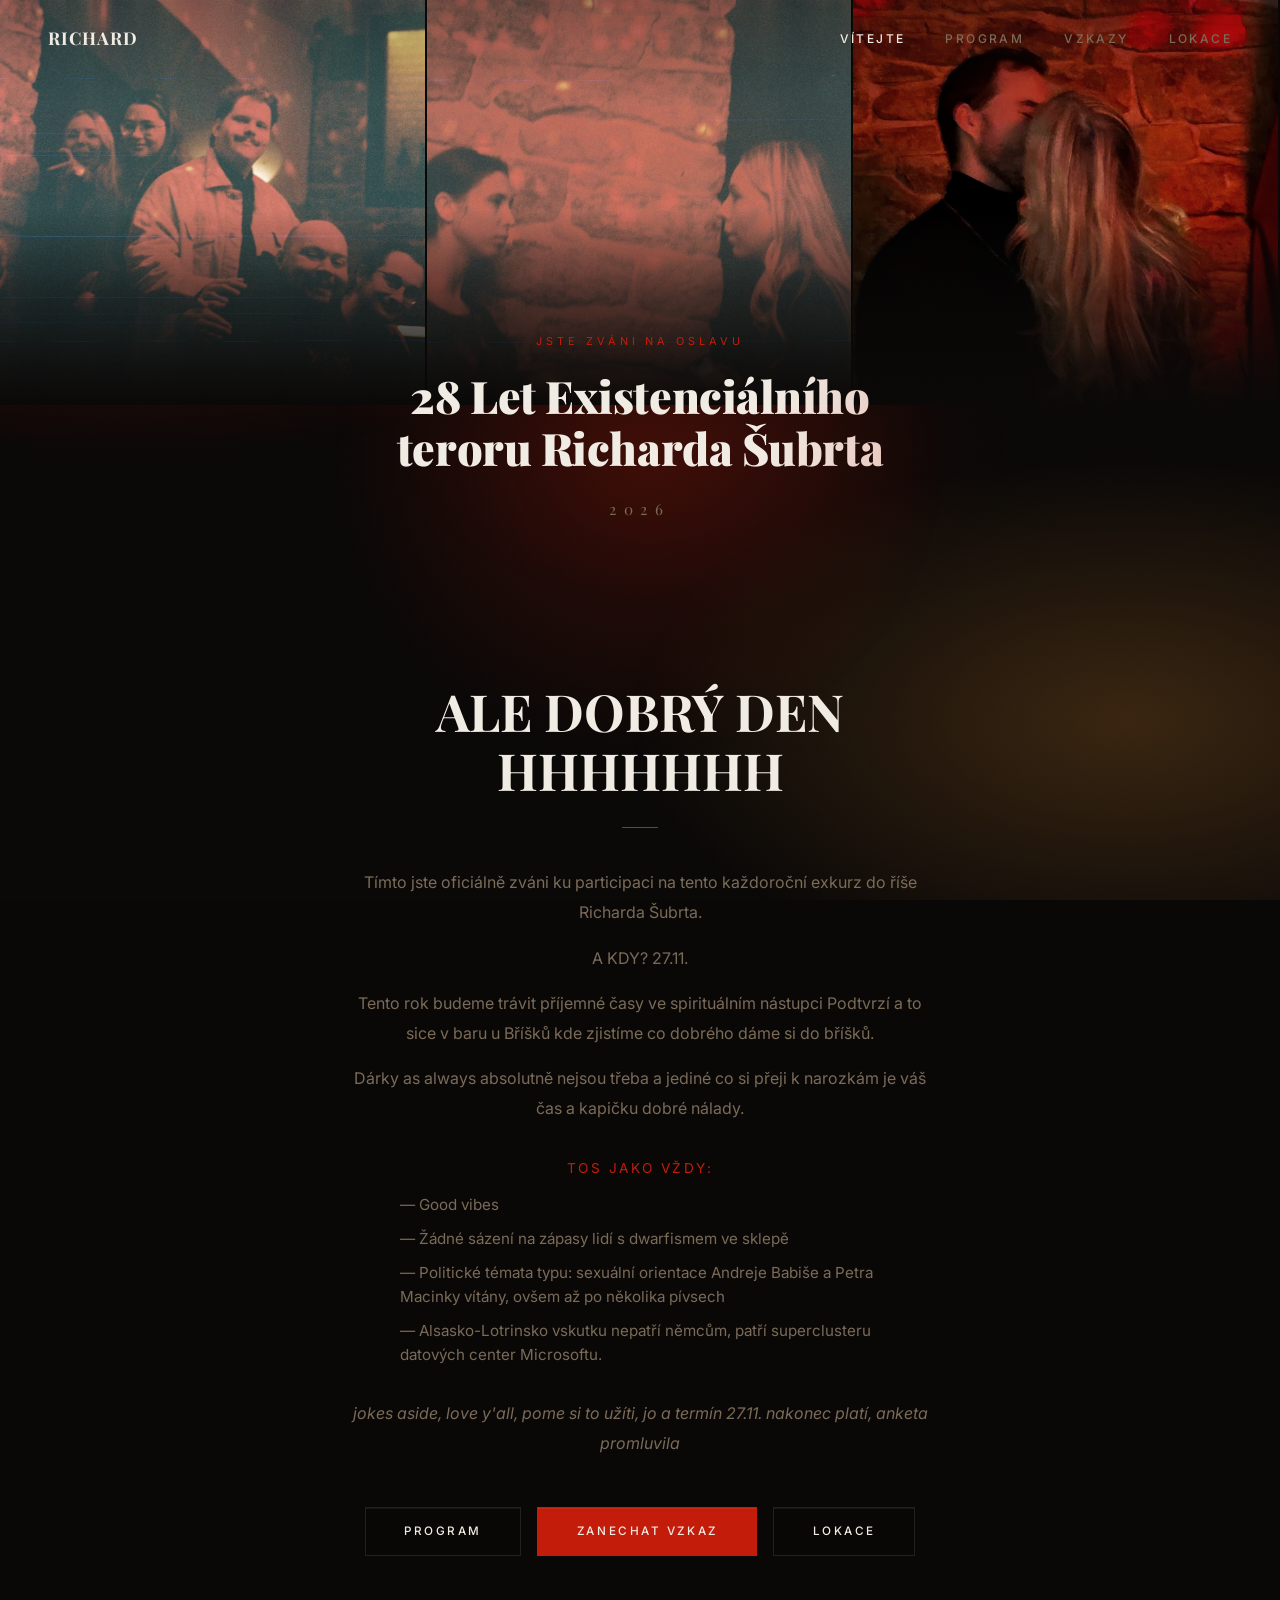
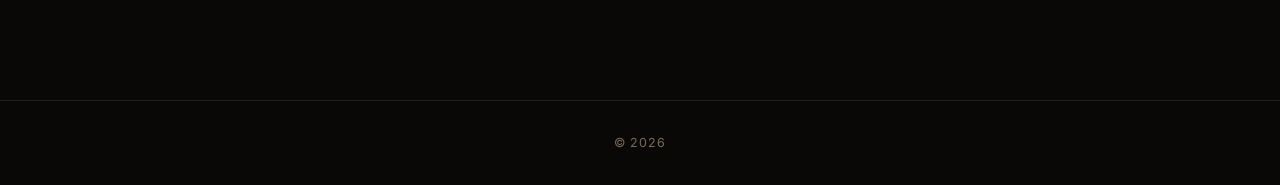
<file: index.html>
<!DOCTYPE html>
<html lang="cs">
<head>
    <meta charset="UTF-8">
    <meta name="viewport" content="width=device-width, initial-scale=1.0">
    <title>Narozeniny Richarda Šubrta</title>
    <link rel="preconnect" href="https://fonts.googleapis.com">
    <link rel="preconnect" href="https://fonts.gstatic.com" crossorigin>
    <link href="https://fonts.googleapis.com/css2?family=Playfair+Display:ital,wght@0,400;0,700;0,900;1,400;1,700&family=Inter:wght@300;400;500&display=swap" rel="stylesheet">
    <link rel="stylesheet" href="style.css">
</head>
<body>

    <div class="cursor-aura" id="cursorAura"></div>

    <nav class="nav" id="nav">
        <a href="index.html" class="nav-brand">Richard</a>
        <ul class="nav-links">
            <li><a href="index.html" class="active">Vítejte</a></li>
            <li><a href="program.html">Program</a></li>
            <li><a href="board.html">Vzkazy</a></li>
            <li><a href="https://maps.app.goo.gl/qiFZCHQtk3W7UDB48" target="_blank">Lokace</a></li>
        </ul>
    </nav>

    <div class="filmstrip">
        <div class="filmstrip-panel">
            <img src="p2.jpg" alt="" style="object-position: center 40%;">
        </div>
        <div class="filmstrip-panel">
            <img src="p1.jpg" alt="" style="object-position: center 25%;">
        </div>
        <div class="filmstrip-panel">
            <img src="p3.jpg" alt="" style="object-position: center 25%;">
        </div>
        <div class="filmstrip-overlay"></div>
    </div>
    <div class="filmstrip-title">
        <p class="title-kicker">Jste zváni na oslavu</p>
        <h1>28 Let Existenciálního<br>teroru Richarda Šubrta</h1>
        <p class="title-year">2026</p>
    </div>

    <div class="welcome-body">
        <h2>ALE DOBRÝ DEN HHHHHHH</h2>
        <div class="divider"></div>
        <p>Tímto jste oficiálně zváni ku participaci na tento každoroční exkurz do říše Richarda Šubrta.</p>
         <p>A KDY? 27.11.</p>
        <p>Tento rok budeme trávit příjemné časy ve spirituálním nástupci Podtvrzí a to sice v baru u Bříšků kde zjistíme co dobrého dáme si do bříšků.</p>
        <p>Dárky as always absolutně nejsou třeba a jediné co si přeji k narozkám je váš čas a kapičku dobré nálady.</p>
        <p style="font-size:0.85rem;letter-spacing:0.18em;text-transform:uppercase;color:var(--red);margin-top:2rem;margin-bottom:0.75rem;">ToS jako vždy:</p>
        <ul style="list-style:none;text-align:left;max-width:480px;margin:0 auto 2rem;display:flex;flex-direction:column;gap:0.6rem;">
            <li style="color:var(--muted);font-size:0.95rem;">— Good vibes</li>
            <li style="color:var(--muted);font-size:0.95rem;">— Žádné sázení na zápasy lidí s dwarfismem ve sklepě</li>
            <li style="color:var(--muted);font-size:0.95rem;">— Politické témata typu: sexuální orientace Andreje Babiše a Petra Macinky vítány, ovšem až po několika pívsech</li>
            <li style="color:var(--muted);font-size:0.95rem;">— Alsasko-Lotrinsko vskutku nepatří němcům, patří superclusteru datových center Microsoftu.</li>
        </ul>
        <p style="font-style:italic;color:var(--muted);">jokes aside, love y'all, pome si to užíti, jo a termín 27.11. nakonec platí, anketa promluvila </p>
        <div class="cta-row">
            <a href="program.html" class="btn">Program</a>
            <a href="board.html" class="btn btn-primary">Zanechat vzkaz</a>
            <a href="https://maps.app.goo.gl/qiFZCHQtk3W7UDB48" target="_blank" class="btn">Lokace</a>
        </div>
    </div>

    <footer class="footer">
        <p>© 2026</p>
    </footer>

    <script>
    (function() {
        // Nav scroll
        var nav = document.getElementById('nav');
        window.addEventListener('scroll', function() {
            nav.classList.toggle('scrolled', window.scrollY > 60);
        }, { passive: true });

        // Cursor-reactive aura
        var aura = document.getElementById('cursorAura');
        document.addEventListener('mousemove', function(e) {
            aura.style.left = e.clientX + 'px';
            aura.style.top  = e.clientY + 'px';
        }, { passive: true });

        // Scroll parallax on filmstrip panels (pointer devices only)
        var imgs = document.querySelectorAll('.filmstrip-panel img');
        if (window.matchMedia('(hover: hover)').matches) {
            window.addEventListener('scroll', function() {
                var y = window.scrollY;
                if (imgs[0]) imgs[0].style.transform = 'translateY(' + (-y * 0.055) + 'px)';
                if (imgs[2]) imgs[2].style.transform = 'translateY(' + ( y * 0.055) + 'px)';
            }, { passive: true });
        }

        // Scroll reveal for welcome body
        var io = new IntersectionObserver(function(entries) {
            entries.forEach(function(e) {
                if (e.isIntersecting) { e.target.classList.add('in-view'); io.unobserve(e.target); }
            });
        }, { threshold: 0.1 });

        var targets = document.querySelectorAll('.welcome-body h2, .welcome-body .divider, .welcome-body p, .welcome-body ul, .cta-row');
        targets.forEach(function(el, i) {
            el.classList.add('reveal');
            el.style.transitionDelay = (i * 0.08) + 's';
            io.observe(el);
        });
    })();
    </script>
</body>
</html>
</file>
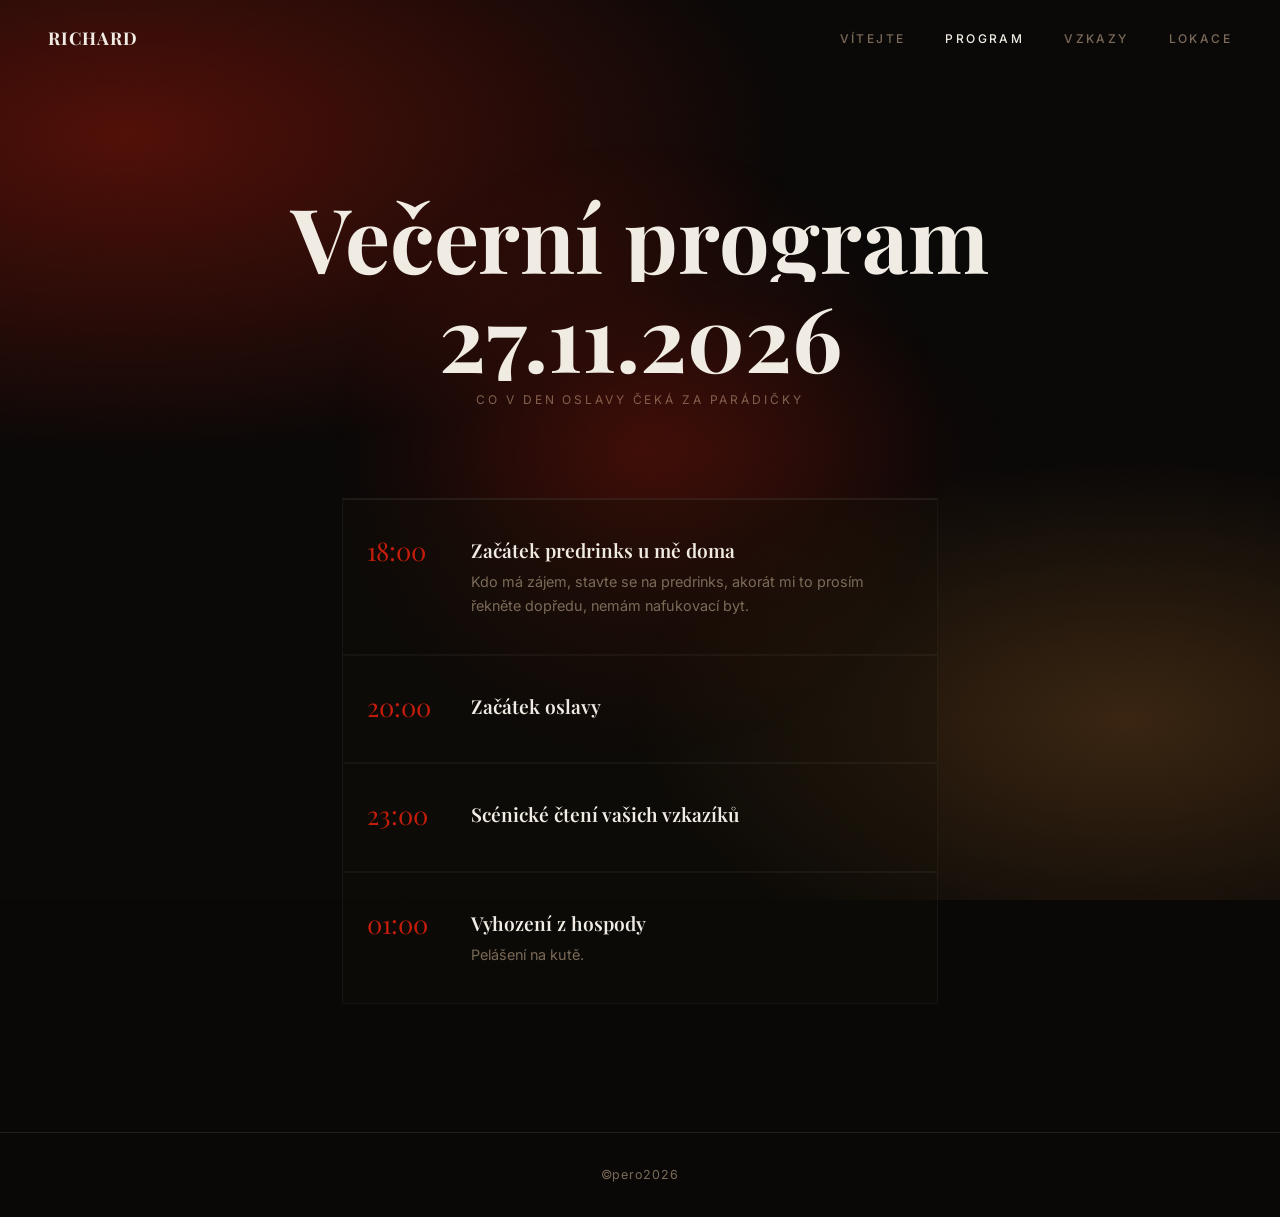
<file: program.html>
<!DOCTYPE html>
<html lang="cs">
<head>
    <meta charset="UTF-8">
    <meta name="viewport" content="width=device-width, initial-scale=1.0">
    <title>Program — Narozeniny Richarda Šubrta</title>
    <link rel="preconnect" href="https://fonts.googleapis.com">
    <link rel="preconnect" href="https://fonts.gstatic.com" crossorigin>
    <link href="https://fonts.googleapis.com/css2?family=Playfair+Display:ital,wght@0,400;0,700;0,900;1,400;1,700&family=Inter:wght@300;400;500&display=swap" rel="stylesheet">
    <link rel="stylesheet" href="style.css">
</head>
<body>

    <div class="cursor-aura" id="cursorAura"></div>

    <nav class="nav scrolled" id="nav">
        <a href="index.html" class="nav-brand">Richard</a>
        <ul class="nav-links">
            <li><a href="index.html">Vítejte</a></li>
            <li><a href="program.html" class="active">Program</a></li>
            <li><a href="board.html">Vzkazy</a></li>
            <li><a href="https://maps.app.goo.gl/qiFZCHQtk3W7UDB48" target="_blank">Lokace</a></li>
        </ul>
    </nav>

    <div class="page-header">
        <h1>Večerní program</h1>
        <h1>27.11.2026</h1>
        <p>Co v den oslavy čeká za parádičky</p>
    </div>

    <div class="timeline">

        <div class="timeline-item">
            <div class="timeline-time">18:00</div>
            <div class="timeline-event">
                <h3>Začátek predrinks u mě doma</h3>
                <p>Kdo má zájem, stavte se na predrinks, akorát mi to prosím řekněte dopředu, nemám nafukovací byt.</p>
            </div>
        </div>

        <div class="timeline-item">
            <div class="timeline-time">20:00</div>
            <div class="timeline-event">
                <h3>Začátek oslavy</h3>
            </div>
        </div>

        <div class="timeline-item">
            <div class="timeline-time">23:00</div>
            <div class="timeline-event">
                <h3>Scénické čtení vašich vzkazíků</h3>
            </div>
        </div>

        <div class="timeline-item">
            <div class="timeline-time">01:00</div>
            <div class="timeline-event">
                <h3>Vyhození z hospody</h3>
                <p>Pelášení na kutě.</p>
            </div>
        </div>

    </div>

    <footer class="footer">
        <p>©pero2026</p>
    </footer>

    <script>
    (function() {
        var nav = document.getElementById('nav');
        window.addEventListener('scroll', function() {
            nav.classList.toggle('scrolled', window.scrollY > 20);
        }, { passive: true });

        // Cursor-reactive aura
        var aura = document.getElementById('cursorAura');
        document.addEventListener('mousemove', function(e) {
            aura.style.left = e.clientX + 'px';
            aura.style.top  = e.clientY + 'px';
        }, { passive: true });

        // Scroll reveal for timeline items
        var io = new IntersectionObserver(function(entries) {
            entries.forEach(function(e) {
                if (e.isIntersecting) { e.target.classList.add('in-view'); io.unobserve(e.target); }
            });
        }, { threshold: 0.15 });

        document.querySelectorAll('.timeline-item').forEach(function(el, i) {
            el.classList.add('reveal');
            el.style.transitionDelay = (i * 0.12) + 's';
            io.observe(el);
        });
    })();
    </script>
</body>
</html>
</file>
<file: style.css>
*, *::before, *::after { box-sizing: border-box; margin: 0; padding: 0; }

::selection { background: #C41C0A; color: #F0EBE3; }

::-webkit-scrollbar { width: 5px; }
::-webkit-scrollbar-track { background: #0A0807; }
::-webkit-scrollbar-thumb { background: #2D1E18; border-radius: 3px; }
::-webkit-scrollbar-thumb:hover { background: #C41C0A; }

:focus-visible { outline: 2px solid #C41C0A; outline-offset: 3px; }

:root {
    --bg:         #0A0807;
    --surface:    #131008;
    --surface2:   #1C1511;
    --red:        #C41C0A;
    --red-glow:   rgba(196, 28, 10, 0.12);
    --amber:      #B5712A;
    --text:       #F0EBE3;
    --muted:      #7A6A58;
    --border:     #281E18;
    --serif:      'Playfair Display', Georgia, serif;
    --sans:       'Inter', system-ui, -apple-system, sans-serif;
}

html { scroll-behavior: smooth; }

body {
    background: var(--bg);
    color: var(--text);
    font-family: var(--sans);
    font-size: 16px;
    line-height: 1.6;
    -webkit-font-smoothing: antialiased;
}

body::before {
    content: '';
    position: fixed;
    inset: 0;
    z-index: -1;
    pointer-events: none;
    background:
        radial-gradient(ellipse 80% 55% at 10% 15%,  rgba(196, 28, 10, 0.38) 0%, transparent 65%),
        radial-gradient(ellipse 60% 45% at 88% 80%,  rgba(181, 113, 42, 0.28) 0%, transparent 65%),
        radial-gradient(ellipse 40% 30% at 55% 50%,  rgba(196, 28, 10, 0.10) 0%, transparent 60%);
    animation: aura-breathe 10s ease-in-out infinite;
}

body::after {
    content: '';
    position: fixed;
    inset: 0;
    z-index: 9998;
    pointer-events: none;
    background-image: url("data:image/svg+xml,%3Csvg viewBox='0 0 200 200' xmlns='http://www.w3.org/2000/svg'%3E%3Cfilter id='n'%3E%3CfeTurbulence type='fractalNoise' baseFrequency='0.85' numOctaves='4' stitchTiles='stitch'/%3E%3C/filter%3E%3Crect width='100%25' height='100%25' filter='url(%23n)'/%3E%3C/svg%3E");
    background-size: 180px 180px;
    opacity: 0.045;
    mix-blend-mode: overlay;
}

@keyframes aura-breathe {
    0%, 100% { opacity: 1; }
    50%       { opacity: 0.65; }
}

/* ── CURSOR AURA ─────────────────────────── */
.cursor-aura {
    position: fixed;
    width: 640px;
    height: 640px;
    border-radius: 50%;
    background: radial-gradient(ellipse at center, rgba(196, 28, 10, 0.22) 0%, transparent 68%);
    pointer-events: none;
    z-index: 0;
    transform: translate(-50%, -50%);
    transition: left 0.12s ease, top 0.12s ease;
    left: 50%;
    top: 50%;
    will-change: left, top;
}

/* ── ANIMATION KEYFRAMES ─────────────────── */
@keyframes panel-in {
    from { opacity: 0; filter: brightness(0.12) contrast(1.6) saturate(0); }
    to   { opacity: 1; filter: contrast(1.06) saturate(0.82); }
}

@keyframes fade-up {
    from { opacity: 0; transform: translateY(28px); }
    to   { opacity: 1; transform: translateY(0); }
}

@keyframes gradient-shift {
    0%   { background-position: 0% 50%; }
    50%  { background-position: 100% 50%; }
    100% { background-position: 0% 50%; }
}

@keyframes text-wipe {
    from { clip-path: inset(0 102% 0 0); }
    to   { clip-path: inset(0 0% 0 0); }
}

@keyframes card-in {
    from { opacity: 0; }
    to   { opacity: 1; }
}

/* ── NAV ─────────────────────────────────── */
.nav {
    position: fixed;
    top: 0; left: 0; right: 0;
    z-index: 100;
    display: flex;
    align-items: center;
    justify-content: space-between;
    padding: 1.5rem 3rem;
    transition: background 0.35s, border-color 0.35s;
    border-bottom: 1px solid transparent;
}

.nav.scrolled {
    background: rgba(10, 8, 7, 0.45);
    backdrop-filter: blur(24px) saturate(160%);
    -webkit-backdrop-filter: blur(24px) saturate(160%);
    border-bottom-color: rgba(255, 255, 255, 0.06);
}

.nav-brand {
    font-family: var(--serif);
    font-size: 1.1rem;
    font-weight: 700;
    letter-spacing: 0.06em;
    color: var(--text);
    text-decoration: none;
    text-transform: uppercase;
}

.nav-links {
    list-style: none;
    display: flex;
    gap: 2.5rem;
}

.nav-links a {
    font-size: 0.75rem;
    font-weight: 500;
    letter-spacing: 0.2em;
    text-transform: uppercase;
    color: var(--muted);
    text-decoration: none;
    transition: color 0.2s;
}

.nav-links a:hover,
.nav-links a.active { color: var(--text); }

/* ── FILMSTRIP HERO ──────────────────────── */
.filmstrip {
    display: flex;
    height: 45vh;
    min-height: 300px;
    max-height: 540px;
    position: relative;
    overflow: hidden;
}

.filmstrip-panel {
    flex: 1;
    overflow: hidden;
    position: relative;
    border-right: 2px solid var(--bg);
    background: var(--bg);
}

.filmstrip-panel:last-of-type { border-right: none; }

.filmstrip-panel img {
    width: 100%;
    height: 100%;
    object-fit: cover;
    object-position: center 35%;
    display: block;
    filter: contrast(1.06) saturate(0.82);
    background: var(--bg);
    animation: panel-in 1.4s cubic-bezier(0.16, 1, 0.3, 1) both;
}

.filmstrip-panel:nth-child(1) img { animation-delay: 0.05s; }
.filmstrip-panel:nth-child(2) img { animation-delay: 0.22s; }
.filmstrip-panel:nth-child(3) img { animation-delay: 0.39s; }

.filmstrip-overlay {
    position: absolute;
    inset: 0;
    background: linear-gradient(
        to bottom,
        rgba(10, 8, 7, 0.3) 0%,
        transparent 25%,
        transparent 52%,
        rgba(10, 8, 7, 0.55) 72%,
        rgba(10, 8, 7, 0.88) 90%,
        var(--bg) 100%
    );
    pointer-events: none;
}

.filmstrip-title {
    position: relative;
    z-index: 10;
    text-align: center;
    margin-top: -4.5rem;
    padding: 0 3rem 3rem;
    pointer-events: none;
    user-select: none;
}

.title-kicker {
    font-size: 0.68rem;
    letter-spacing: 0.36em;
    text-transform: uppercase;
    color: var(--red);
    margin-bottom: 1.25rem;
    animation: fade-up 0.8s cubic-bezier(0.16, 1, 0.3, 1) 0.5s both;
}

.filmstrip-title h1 {
    font-family: var(--serif);
    font-size: clamp(2rem, 3.5vw, 4.5rem);
    font-weight: 900;
    line-height: 1.15;
    letter-spacing: -0.01em;
    padding: 0 3rem;
    background: linear-gradient(105deg,
        var(--text) 0%,
        var(--text) 22%,
        #C41C0A 46%,
        #B5712A 60%,
        var(--text) 78%,
        var(--text) 100%
    );
    background-size: 280% 100%;
    -webkit-background-clip: text;
    -webkit-text-fill-color: transparent;
    background-clip: text;
    animation: gradient-shift 7s ease-in-out infinite, fade-up 1s cubic-bezier(0.16, 1, 0.3, 1) 0.62s both;
}

.title-year {
    font-family: var(--serif);
    font-size: 0.95rem;
    font-weight: 300;
    letter-spacing: 0.5em;
    color: var(--muted);
    margin-top: 1.5rem;
    text-transform: uppercase;
    animation: fade-up 0.8s cubic-bezier(0.16, 1, 0.3, 1) 0.82s both;
}

/* ── WELCOME BODY ────────────────────────── */
.welcome-body {
    max-width: 640px;
    margin: 0 auto;
    padding: 7rem 2rem 9rem;
    text-align: center;
}

.welcome-body h2 {
    font-family: var(--serif);
    font-size: clamp(2rem, 5vw, 3.2rem);
    font-weight: 700;
    margin-bottom: 1.75rem;
    line-height: 1.15;
}

.divider {
    width: 36px;
    height: 1px;
    background: var(--red);
    margin: 0 auto 2.5rem;
}

.welcome-body p {
    color: var(--muted);
    font-size: 1rem;
    line-height: 1.85;
    margin-bottom: 1rem;
}

/* ── SCROLL REVEAL ───────────────────────── */
.reveal {
    opacity: 0;
    transform: translateY(28px);
    transition: opacity 0.75s cubic-bezier(0.16, 1, 0.3, 1),
                transform 0.75s cubic-bezier(0.16, 1, 0.3, 1);
}
.reveal.in-view {
    opacity: 1;
    transform: translateY(0);
}

.cta-row {
    display: flex;
    gap: 1rem;
    justify-content: center;
    flex-wrap: wrap;
    margin-top: 3rem;
}

.btn {
    display: inline-block;
    font-size: 0.73rem;
    font-weight: 500;
    letter-spacing: 0.22em;
    text-transform: uppercase;
    color: var(--text);
    text-decoration: none;
    background: rgba(10, 8, 7, 0.28);
    border: 1px solid rgba(255, 255, 255, 0.1);
    box-shadow: inset 0 1px 0 rgba(255, 255, 255, 0.06);
    padding: 0.9rem 2.4rem;
    transition: border-color 0.2s, color 0.2s, background 0.2s;
}

.btn:hover {
    border-color: rgba(196, 28, 10, 0.7);
    color: var(--red);
    background: rgba(196, 28, 10, 0.08);
}

.btn-primary {
    background: var(--red);
    border-color: var(--red);
}

.btn-primary:hover {
    background: #A81608;
    border-color: #A81608;
    color: var(--text);
}

/* ── PROGRAM ─────────────────────────────── */
.page-header {
    padding: 12rem 2rem 4.5rem;
    text-align: center;
}

.page-header h1 {
    font-family: var(--serif);
    font-size: clamp(2.8rem, 7vw, 6rem);
    font-weight: 700;
    color: var(--text);
    margin-bottom: 0.6rem;
    line-height: 1;
    animation: text-wipe 0.95s cubic-bezier(0.16, 1, 0.3, 1) 0.1s both;
}

.page-header p {
    font-size: 0.75rem;
    letter-spacing: 0.24em;
    text-transform: uppercase;
    color: var(--muted);
}

.timeline {
    max-width: 660px;
    margin: 0 auto;
    padding: 1rem 2rem 8rem;
}

.timeline-item {
    display: grid;
    grid-template-columns: 72px 1fr;
    gap: 2rem;
    padding: 2.25rem 1.5rem;
    border-bottom: 1px solid rgba(255, 255, 255, 0.04);
    align-items: start;
    background: rgba(19, 16, 8, 0.32);
    border-left: 1px solid rgba(255, 255, 255, 0.04);
    border-right: 1px solid rgba(255, 255, 255, 0.04);
    box-shadow: inset 0 1px 0 rgba(255, 255, 255, 0.04);
    transition: background 0.2s;
}

.timeline-item:hover {
    background: rgba(28, 21, 17, 0.55);
}

.timeline-item:first-child {
    border-top: 1px solid rgba(255, 255, 255, 0.06);
    box-shadow: inset 0 1px 0 rgba(255, 255, 255, 0.07);
}

.timeline-time {
    font-family: var(--serif);
    font-size: 1.6rem;
    font-weight: 300;
    color: var(--red);
    line-height: 1;
    padding-top: 0.2rem;
}

.timeline-event h3 {
    font-family: var(--serif);
    font-size: 1.2rem;
    font-weight: 600;
    color: var(--text);
    margin-bottom: 0.3rem;
}

.timeline-event p {
    font-size: 0.9rem;
    color: var(--muted);
    line-height: 1.65;
}

/* ── MESSAGE BOARD ───────────────────────── */
.board-intro {
    padding: 11rem 2rem 4rem;
    text-align: center;
    max-width: 720px;
    margin: 0 auto;
}

.board-intro h1 {
    font-family: var(--serif);
    font-size: clamp(1.9rem, 4.5vw, 3.2rem);
    font-weight: 700;
    color: var(--text);
    line-height: 1.2;
    margin-bottom: 0.75rem;
    animation: text-wipe 1.1s cubic-bezier(0.16, 1, 0.3, 1) 0.15s both;
}

.board-intro h1 em {
    font-style: italic;
    color: var(--red);
}

.board-intro .sub {
    font-size: 0.75rem;
    letter-spacing: 0.22em;
    text-transform: uppercase;
    color: var(--muted);
    margin-bottom: 3rem;
}

.board-form-wrap {
    max-width: 580px;
    margin: 0 auto 3rem;
    text-align: left;
    background: rgba(28, 21, 17, 0.42);
    backdrop-filter: blur(32px) saturate(180%);
    -webkit-backdrop-filter: blur(32px) saturate(180%);
    border: 1px solid rgba(255, 255, 255, 0.07);
    box-shadow: inset 0 1px 0 rgba(255, 255, 255, 0.07), 0 0 80px rgba(196, 28, 10, 0.1);
    padding: 2rem 2rem 1.5rem;
}

.board-prompt-label {
    font-family: var(--serif);
    font-size: 1rem;
    font-style: italic;
    color: var(--muted);
    display: block;
    margin-bottom: 0.6rem;
}

.board-form-wrap textarea {
    width: 100%;
    background: rgba(10, 8, 7, 0.45);
    border: 1px solid rgba(255, 255, 255, 0.06);
    color: var(--text);
    font-family: var(--serif);
    font-size: 1.05rem;
    font-style: italic;
    line-height: 1.7;
    padding: 1.2rem 1.4rem;
    resize: vertical;
    min-height: 115px;
    outline: none;
    transition: border-color 0.2s;
}

.board-form-wrap textarea::placeholder { color: rgba(122, 106, 88, 0.6); font-style: italic; }
.board-form-wrap textarea:focus { border-color: rgba(196, 28, 10, 0.5); }

.form-footer-row {
    display: flex;
    align-items: center;
    gap: 1rem;
    margin-top: 0.85rem;
    flex-wrap: wrap;
}

.name-input {
    flex: 1;
    min-width: 160px;
    background: transparent;
    border: none;
    border-bottom: 1px solid var(--border);
    color: var(--text);
    font-family: var(--sans);
    font-size: 0.88rem;
    padding: 0.4rem 0;
    outline: none;
    transition: border-color 0.2s;
}

.name-input::placeholder { color: var(--muted); }
.name-input:focus { border-bottom-color: var(--red); }

.skip-link {
    display: block;
    text-align: center;
    font-size: 0.75rem;
    letter-spacing: 0.14em;
    text-transform: uppercase;
    color: var(--muted);
    text-decoration: none;
    margin-bottom: 6rem;
    transition: color 0.2s;
}

.skip-link:hover { color: var(--text); }

/* ── SCATTER BOARD ───────────────────────── */
.board-section {
    background: rgba(19, 16, 8, 0.3);
    backdrop-filter: blur(20px) saturate(150%);
    -webkit-backdrop-filter: blur(20px) saturate(150%);
    border-top: 1px solid rgba(255, 255, 255, 0.06);
    padding: 5rem 3rem 8rem;
}

.board-title {
    font-family: var(--serif);
    font-size: clamp(1.5rem, 3vw, 2.4rem);
    font-weight: 700;
    font-style: italic;
    color: var(--text);
    text-align: center;
    max-width: 680px;
    margin: 0 auto 4rem;
    line-height: 1.3;
}

.board-title em { color: var(--red); }

.cards-scatter {
    columns: 3 260px;
    column-gap: 0;
    max-width: 1300px;
    margin: 0 auto;
}

.msg-card {
    display: inline-block;
    width: 100%;
    break-inside: avoid;
    background: rgba(28, 21, 17, 0.55);
    border: 1px solid rgba(255, 255, 255, 0.06);
    box-shadow: inset 0 1px 0 rgba(255, 255, 255, 0.05);
    padding: 1.2rem 1.35rem;
    margin-bottom: 1.75rem;
    cursor: default;
    position: relative;
    animation: card-in 0.5s cubic-bezier(0.16, 1, 0.3, 1) both;
    transition: transform 0.22s ease, box-shadow 0.22s ease;
    will-change: transform;
}

.msg-card:hover {
    transform: rotate(0deg) scale(1.04) !important;
    box-shadow: 0 0 0 1px var(--red), 0 8px 40px rgba(196, 28, 10, 0.25);
    z-index: 10;
}

.msg-card-text {
    font-family: var(--serif);
    font-size: 0.98rem;
    font-style: italic;
    color: var(--text);
    line-height: 1.7;
    margin-bottom: 0.7rem;
}

.msg-card-author {
    font-family: var(--sans);
    font-size: 0.68rem;
    letter-spacing: 0.16em;
    text-transform: uppercase;
    color: var(--red);
}

.board-empty {
    text-align: center;
    padding: 4rem;
    color: var(--muted);
    font-family: var(--serif);
    font-style: italic;
    font-size: 1.1rem;
}

.post-submit-bar {
    text-align: center;
    margin-bottom: 4rem;
}

.post-submit-bar p {
    font-size: 0.8rem;
    color: var(--muted);
    margin-bottom: 1rem;
}

/* ── FOOTER ──────────────────────────────── */
.footer {
    border-top: 1px solid var(--border);
    padding: 2rem 3rem;
    text-align: center;
}

.footer p {
    font-size: 0.78rem;
    letter-spacing: 0.08em;
    color: var(--muted);
}

/* ── THANK YOU ───────────────────────────── */
.thank-you {
    min-height: 80vh;
    display: flex;
    flex-direction: column;
    align-items: center;
    justify-content: center;
    text-align: center;
    padding: 8rem 2rem;
}

.thank-you h2 {
    font-family: var(--serif);
    font-size: clamp(2.5rem, 6vw, 5rem);
    font-weight: 700;
    color: var(--text);
    margin-bottom: 1.25rem;
    line-height: 1.05;
}

.thank-you p {
    font-size: 1rem;
    color: var(--muted);
    max-width: 360px;
    line-height: 1.8;
}

/* ── SHOW RESULTS FIXED BTN ──────────────── */
.show-results-btn {
    position: fixed;
    bottom: 1.5rem;
    right: 1.75rem;
    z-index: 90;
    font-family: var(--sans);
    font-size: 0.68rem;
    font-weight: 500;
    letter-spacing: 0.18em;
    text-transform: uppercase;
    color: var(--muted);
    background: rgba(10, 8, 7, 0.35);
    backdrop-filter: blur(16px) saturate(140%);
    -webkit-backdrop-filter: blur(16px) saturate(140%);
    border: 1px solid rgba(255, 255, 255, 0.08);
    padding: 0.55rem 1.1rem;
    cursor: pointer;
    transition: color 0.2s, border-color 0.2s;
}

.show-results-btn:hover { color: var(--text); border-color: rgba(255, 255, 255, 0.18); }

/* ── PASSWORD MODAL ──────────────────────── */
.pw-overlay {
    position: fixed;
    inset: 0;
    background: rgba(10, 8, 7, 0.68);
    backdrop-filter: blur(10px);
    -webkit-backdrop-filter: blur(10px);
    z-index: 200;
    display: flex;
    align-items: center;
    justify-content: center;
    opacity: 0;
    pointer-events: none;
    transition: opacity 0.2s;
}

.pw-overlay.open {
    opacity: 1;
    pointer-events: all;
}

.pw-box {
    background: rgba(28, 21, 17, 0.6);
    border: 1px solid rgba(255, 255, 255, 0.08);
    box-shadow:
        inset 0 1px 0 rgba(255, 255, 255, 0.07),
        0 0 60px rgba(196, 28, 10, 0.35),
        0 0 120px rgba(196, 28, 10, 0.18);
    padding: 2.75rem 3rem;
    width: 100%;
    max-width: 360px;
    text-align: center;
}

.pw-box h3 {
    font-family: var(--serif);
    font-size: 1.5rem;
    font-weight: 700;
    color: var(--text);
    margin-bottom: 0.35rem;
}

.pw-box .pw-sub {
    font-size: 0.8rem;
    color: var(--muted);
    margin-bottom: 1.75rem;
}

.pw-input {
    width: 100%;
    background: var(--surface);
    border: 1px solid var(--border);
    color: var(--text);
    font-family: var(--sans);
    font-size: 1.1rem;
    letter-spacing: 0.25em;
    text-align: center;
    padding: 0.8rem 1rem;
    outline: none;
    transition: border-color 0.2s;
    margin-bottom: 0.6rem;
}

.pw-input:focus { border-color: var(--red); }

.pw-error {
    font-size: 0.76rem;
    color: var(--red);
    min-height: 1.1rem;
    margin-bottom: 0.75rem;
}

@keyframes shake {
    0%, 100% { transform: translateX(0); }
    20%       { transform: translateX(-7px); }
    40%       { transform: translateX(7px); }
    60%       { transform: translateX(-4px); }
    80%       { transform: translateX(4px); }
}

.pw-input.shake { animation: shake 0.3s ease; }

.pw-cancel-btn {
    display: block;
    width: 100%;
    background: none;
    border: none;
    font-family: var(--sans);
    font-size: 0.7rem;
    letter-spacing: 0.16em;
    text-transform: uppercase;
    color: var(--muted);
    cursor: pointer;
    margin-top: 0.5rem;
    padding: 0.4rem 0;
    transition: color 0.2s;
}

.pw-cancel-btn:hover { color: var(--text); }

/* ── RESPONSIVE ──────────────────────────── */
@media (max-width: 768px) {
    .nav { padding: 1.2rem 1.5rem; }
    .nav-links { gap: 1.5rem; }
    .filmstrip { height: 72vh; }
    .filmstrip-title h1 { padding: 0 1rem; }
    .welcome-body { padding: 4rem 1.5rem 6rem; }
    .board-intro { padding: 7rem 1.5rem 3rem; }
    .page-header { padding: 8rem 1.5rem 3rem; }
    .cards-scatter { columns: 2 200px; }
    .board-section { padding: 3.5rem 1.5rem 5rem; }
    .timeline-item { grid-template-columns: 60px 1fr; gap: 1.25rem; }
    .pw-box { padding: 2.25rem 2rem; }
    .board-form-wrap { padding: 1.5rem 1.25rem 1.25rem; }
}

@media (max-width: 480px) {
    .nav-links { gap: 0.85rem; }
    .nav-links a { font-size: 0.65rem; letter-spacing: 0.07em; }
    .filmstrip { height: 60vh; }
    .filmstrip-title h1 { font-size: clamp(1.6rem, 7.5vw, 2.4rem); }
    .cards-scatter { columns: 1; }
    .page-header h1 { font-size: clamp(2.2rem, 11vw, 4rem); }
    .pw-box { padding: 2rem 1.5rem; }
    .show-results-btn { bottom: 1rem; right: 1rem; }
}

/* Hide cursor aura + reset hover states on touch devices */
@media (hover: none) {
    .cursor-aura { display: none; }
    .timeline-item:hover { background: rgba(19, 16, 8, 0.32); }
    .msg-card:hover {
        transform: inherit !important;
        box-shadow: inset 0 1px 0 rgba(255, 255, 255, 0.05) !important;
    }
}
</file>
